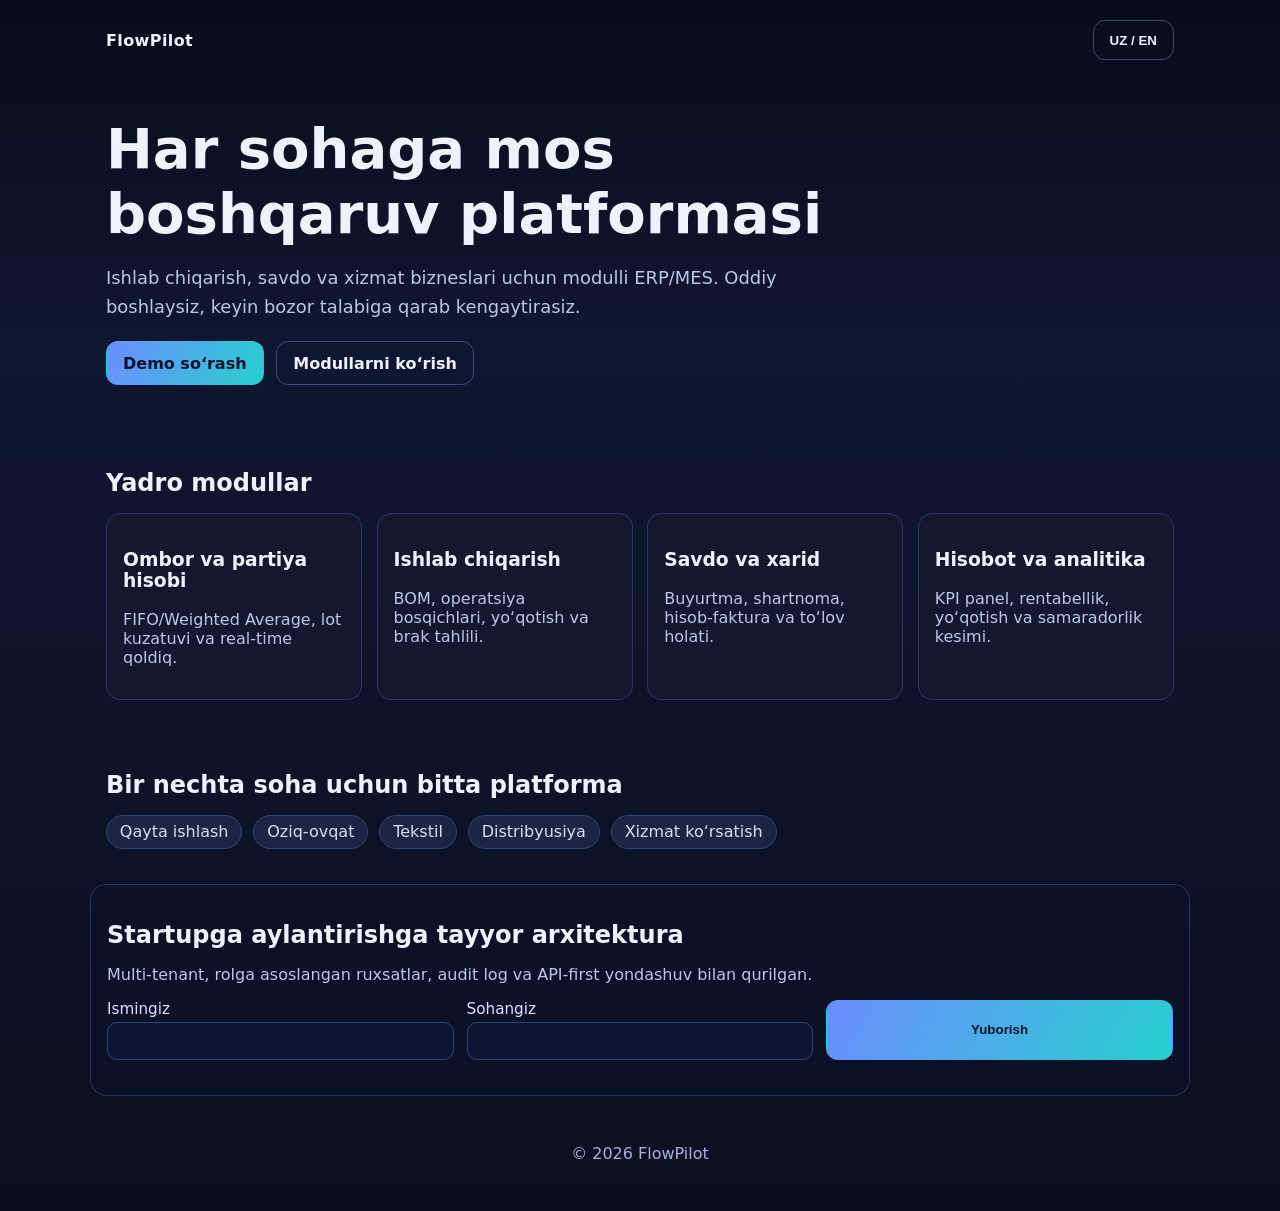
<file: index.html>
<!doctype html>
<html lang="uz">
  <head>
    <meta charset="UTF-8" />
    <meta name="viewport" content="width=device-width, initial-scale=1.0" />
    <title>FlowPilot — Har sohaga mos operatsion platforma</title>
    <link rel="stylesheet" href="styles.css" />
  </head>
  <body>
    <header class="hero">
      <nav class="nav">
        <div class="brand">FlowPilot</div>
        <button id="langToggle" class="outline-btn" aria-label="Switch language">UZ / EN</button>
      </nav>
      <div class="hero-content">
        <h1 data-i18n="hero_title">Har sohaga mos boshqaruv platformasi</h1>
        <p data-i18n="hero_desc">
          Ishlab chiqarish, savdo va xizmat bizneslari uchun modulli ERP/MES. Oddiy boshlaysiz,
          keyin bozor talabiga qarab kengaytirasiz.
        </p>
        <div class="hero-actions">
          <a href="#demo" class="primary-btn" data-i18n="cta_primary">Demo so‘rash</a>
          <a href="#modules" class="secondary-btn" data-i18n="cta_secondary">Modullarni ko‘rish</a>
        </div>
      </div>
    </header>

    <main>
      <section id="modules" class="section">
        <h2 data-i18n="modules_title">Yadro modullar</h2>
        <div class="card-grid">
          <article class="card">
            <h3 data-i18n="m1_title">Ombor va partiya hisobi</h3>
            <p data-i18n="m1_desc">FIFO/Weighted Average, lot kuzatuvi va real-time qoldiq.</p>
          </article>
          <article class="card">
            <h3 data-i18n="m2_title">Ishlab chiqarish</h3>
            <p data-i18n="m2_desc">BOM, operatsiya bosqichlari, yo‘qotish va brak tahlili.</p>
          </article>
          <article class="card">
            <h3 data-i18n="m3_title">Savdo va xarid</h3>
            <p data-i18n="m3_desc">Buyurtma, shartnoma, hisob-faktura va to‘lov holati.</p>
          </article>
          <article class="card">
            <h3 data-i18n="m4_title">Hisobot va analitika</h3>
            <p data-i18n="m4_desc">KPI panel, rentabellik, yo‘qotish va samaradorlik kesimi.</p>
          </article>
        </div>
      </section>

      <section class="section industries">
        <h2 data-i18n="industries_title">Bir nechta soha uchun bitta platforma</h2>
        <div class="pill-row">
          <span class="pill">Qayta ishlash</span>
          <span class="pill">Oziq-ovqat</span>
          <span class="pill">Tekstil</span>
          <span class="pill">Distribyusiya</span>
          <span class="pill">Xizmat ko‘rsatish</span>
        </div>
      </section>

      <section id="demo" class="section cta-panel">
        <h2 data-i18n="demo_title">Startupga aylantirishga tayyor arxitektura</h2>
        <p data-i18n="demo_desc">
          Multi-tenant, rolga asoslangan ruxsatlar, audit log va API-first yondashuv bilan qurilgan.
        </p>
        <form class="demo-form" onsubmit="event.preventDefault(); alert('Rahmat! Tez orada bog‘lanamiz.');">
          <label>
            <span data-i18n="label_name">Ismingiz</span>
            <input type="text" required />
          </label>
          <label>
            <span data-i18n="label_sector">Sohangiz</span>
            <input type="text" required />
          </label>
          <button class="primary-btn" type="submit" data-i18n="submit">Yuborish</button>
        </form>
      </section>
    </main>

    <footer class="footer">
      <p>© 2026 FlowPilot</p>
    </footer>

    <script src="app.js"></script>
  </body>
</html>
</file>
<file: styles.css>
:root {
  --bg: #0b1021;
  --card: #131a30;
  --text: #eef2ff;
  --muted: #bdc6e5;
  --primary: #6d8dff;
  --accent: #26d0ce;
}

* { box-sizing: border-box; }
body {
  margin: 0;
  font-family: Inter, system-ui, -apple-system, Segoe UI, Roboto, sans-serif;
  background: linear-gradient(180deg, #090d1b, #0f1730 28%, #0b1021);
  color: var(--text);
}

.hero { padding: 1.25rem 1rem 3rem; max-width: 1100px; margin: 0 auto; }
.nav { display: flex; justify-content: space-between; align-items: center; }
.brand { font-weight: 800; letter-spacing: 0.4px; }
.hero-content { margin-top: 3.5rem; max-width: 760px; }
.hero h1 { font-size: clamp(2rem, 5vw, 3.5rem); margin: 0; }
.hero p { color: var(--muted); font-size: 1.12rem; line-height: 1.6; }

.hero-actions { display: flex; gap: 0.8rem; flex-wrap: wrap; margin-top: 1.25rem; }
.primary-btn,
.secondary-btn,
.outline-btn {
  border-radius: 12px;
  border: 1px solid transparent;
  padding: 0.72rem 1rem;
  font-weight: 700;
  text-decoration: none;
  color: var(--text);
  background: transparent;
  cursor: pointer;
}
.primary-btn { background: linear-gradient(120deg, var(--primary), var(--accent)); color: #06112f; }
.secondary-btn, .outline-btn { border-color: #3e4a74; }

.section { max-width: 1100px; margin: 0 auto; padding: 1rem 1rem 2.2rem; }
.section h2 { margin-bottom: 1rem; }
.card-grid {
  display: grid;
  grid-template-columns: repeat(auto-fit, minmax(220px, 1fr));
  gap: 0.9rem;
}
.card {
  background: rgba(19, 26, 48, 0.9);
  border: 1px solid #2b365f;
  border-radius: 14px;
  padding: 1rem;
}
.card p { color: var(--muted); }

.industries .pill-row { display: flex; flex-wrap: wrap; gap: 0.7rem; }
.pill {
  background: #1c2644;
  border: 1px solid #334472;
  border-radius: 999px;
  padding: 0.4rem 0.8rem;
  color: #d6def8;
}

.cta-panel {
  background: rgba(11, 18, 41, 0.85);
  border: 1px solid #2a3760;
  border-radius: 16px;
}
.cta-panel p { color: var(--muted); }
.demo-form {
  margin-top: 0.8rem;
  display: grid;
  grid-template-columns: repeat(auto-fit, minmax(220px, 1fr));
  gap: 0.8rem;
}
label { display: grid; gap: 0.3rem; font-size: 0.95rem; color: #dbe3fd; }
input {
  background: #0e1530;
  border: 1px solid #334472;
  border-radius: 10px;
  color: var(--text);
  padding: 0.65rem;
}

.footer { text-align: center; color: #a5b2dd; padding: 2rem 1rem; }
</file>
